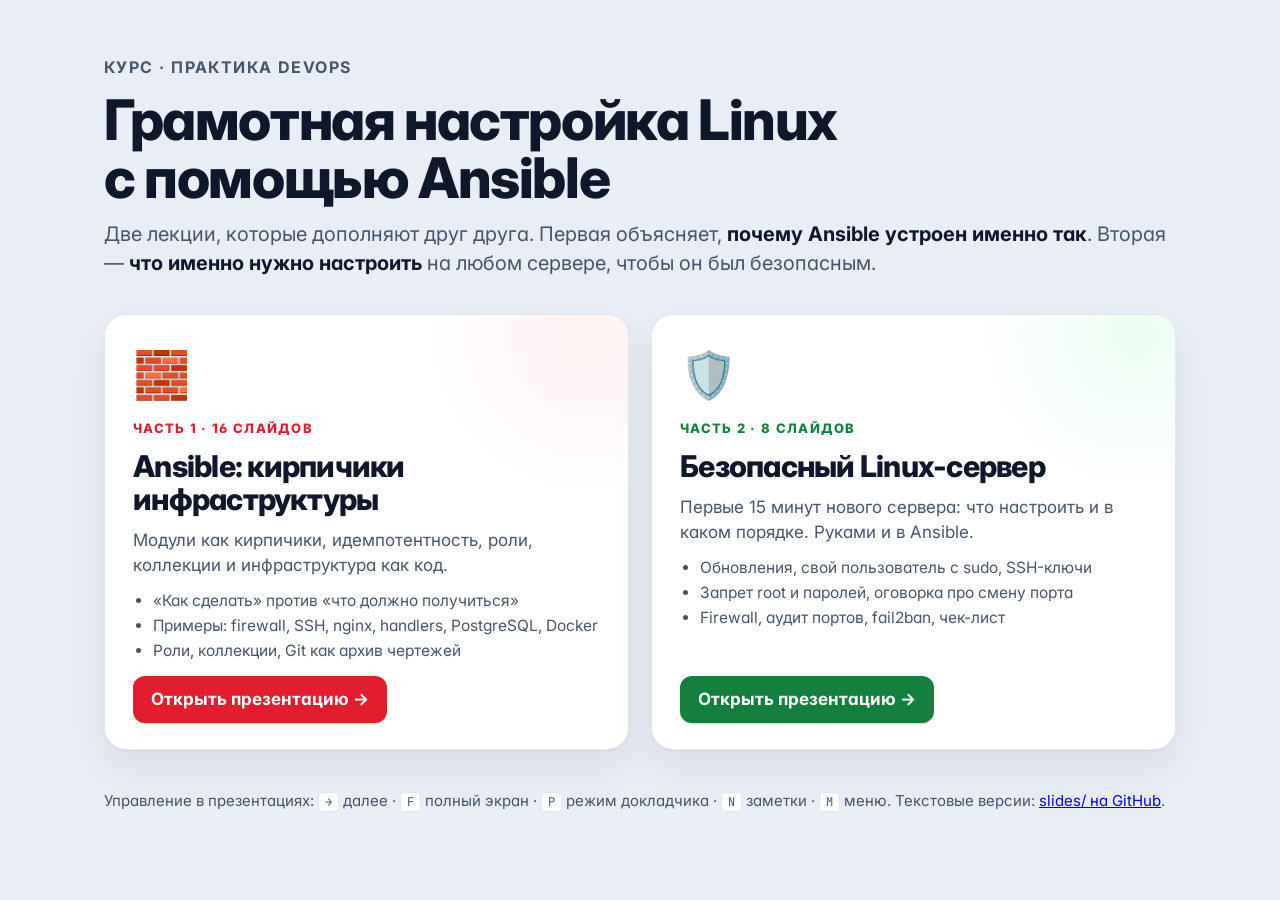
<file: index.html>
<!doctype html>
<html lang="ru">
<head>
<meta charset="utf-8">
<meta name="viewport" content="width=device-width, initial-scale=1">
<meta name="color-scheme" content="only light">
<meta name="description" content="Курс: грамотная настройка Linux-серверов с Ansible. Часть 1 — Ansible: кирпичики инфраструктуры. Часть 2 — безопасный Linux-сервер.">
<title>Linux + Ansible: курс</title>
<script>
  /* старые ссылки вида /#5 вели прямо в презентацию по Ansible */
  if (/^#\d+$/.test(location.hash)) location.replace("ansible/" + location.hash);
</script>
<link rel="icon" href="data:image/svg+xml,%3Csvg xmlns='http://www.w3.org/2000/svg' viewBox='0 0 64 64'%3E%3Crect x='6' y='10' width='52' height='44' rx='10' fill='%230f172a'/%3E%3Cpath d='m18 26 8 6-8 6M30 40h14' stroke='%23fff' stroke-width='4' fill='none' stroke-linecap='round' stroke-linejoin='round'/%3E%3C/svg%3E">
<link rel="preconnect" href="https://fonts.googleapis.com">
<link rel="preconnect" href="https://fonts.gstatic.com" crossorigin>
<link href="https://fonts.googleapis.com/css2?family=Inter:wght@400;500;600;700;800&family=JetBrains+Mono:wght@500;600&display=swap&subset=cyrillic" rel="stylesheet">
<link rel="stylesheet" href="assets/deck.css">
<style>body { overflow: auto; }</style>
</head>
<body>
<main class="hub">
  <div class="kicker" style="--dom:#475569">Курс · практика DevOps</div>
  <h1 style="margin-top:12px">Грамотная настройка Linux<br>с помощью Ansible</h1>
  <p class="lede">Две лекции, которые дополняют друг друга. Первая объясняет, <b>почему Ansible устроен именно так</b>. Вторая — <b>что именно нужно настроить</b> на любом сервере, чтобы он был безопасным.</p>

  <div class="parts">
    <a class="part" href="ansible/" style="--dom:#e11d2e;--dom-soft:#fff1f2;--dom-line:#fecdd3">
      <span class="big">🧱</span>
      <span class="pk">Часть 1 · 16 слайдов</span>
      <h2>Ansible: кирпичики инфраструктуры</h2>
      <p>Модули как кирпичики, идемпотентность, роли, коллекции и инфраструктура как код.</p>
      <ul>
        <li>«Как сделать» против «что должно получиться»</li>
        <li>Примеры: firewall, SSH, nginx, handlers, PostgreSQL, Docker</li>
        <li>Роли, коллекции, Git как архив чертежей</li>
      </ul>
      <span class="go"><span class="btn acc" style="--accent:#e11d2e">Открыть презентацию →</span></span>
    </a>
    <a class="part" href="linux/" style="--dom:#15803d;--dom-soft:#ecfdf3;--dom-line:#bbf7d0">
      <span class="big">🛡️</span>
      <span class="pk">Часть 2 · 8 слайдов</span>
      <h2>Безопасный Linux-сервер</h2>
      <p>Первые 15 минут нового сервера: что настроить и в каком порядке. Руками и в Ansible.</p>
      <ul>
        <li>Обновления, свой пользователь с sudo, SSH-ключи</li>
        <li>Запрет root и паролей, оговорка про смену порта</li>
        <li>Firewall, аудит портов, fail2ban, чек-лист</li>
      </ul>
      <span class="go"><span class="btn acc" style="background:#15803d">Открыть презентацию →</span></span>
    </a>
  </div>

  <footer>
    Управление в презентациях: <kbd>→</kbd> далее · <kbd>F</kbd> полный экран · <kbd>P</kbd> режим докладчика · <kbd>N</kbd> заметки · <kbd>M</kbd> меню.
    Текстовые версии: <a href="https://github.com/ftonita/ansible-linux-practice/tree/claude/gifted-gates-hj4v3p/slides">slides/ на GitHub</a>.
  </footer>
</main>
</body>
</html>
</file>
<file: assets/deck.css>
/* ==========================================================
   Ansible lecture deck — light-only design system
   Canvas: 1600×900 (16:9), scaled to fit; flow layout on phones
   ========================================================== */
:root {
  color-scheme: only light;
  --bg: #e9edf5;
  --slide: #ffffff;
  --ink: #0f172a;
  --ink2: #475569;
  --mut: #64748b;
  --line: #e2e8f0;
  --soft: #f6f8fc;

  --accent: #e11d2e;
  --accent-soft: #fff1f2;
  --accent-line: #fecdd3;

  /* domain palettes: strong / soft background / border */
  --pg: #2f6aa3;   --pg-soft: #eaf2fb;  --pg-line: #b9d3ee;
  --ng: #0e8a4f;   --ng-soft: #e7f7ee;  --ng-line: #b3e2c8;
  --dk: #1d63ed;   --dk-soft: #ebf1fe;  --dk-line: #bcd0fb;
  --us: #b45309;   --us-soft: #fef5e7;  --us-line: #f6d9a8;
  --fw: #c2410c;   --fw-soft: #fff1ea;  --fw-line: #fbc9ae;
  --id: #7c3aed;   --id-soft: #f3eeff;  --id-line: #d8c7fb;
  --gr: #0f766e;   --gr-soft: #e6f6f4;  --gr-line: #a9ded7;

  --dom: var(--accent); --dom-soft: var(--accent-soft); --dom-line: var(--accent-line);

  --sans: "Inter", system-ui, -apple-system, "Segoe UI", Roboto, Arial, sans-serif;
  --mono: "JetBrains Mono", ui-monospace, SFMono-Regular, Menlo, Consolas, monospace;
}
.theme-green { --accent: #15803d; --accent-soft: #ecfdf3; --accent-line: #bbf7d0; }
.theme-green .btn.acc:hover { background: #166534; }
.dom-pg { --dom: var(--pg); --dom-soft: var(--pg-soft); --dom-line: var(--pg-line); }
.dom-ng { --dom: var(--ng); --dom-soft: var(--ng-soft); --dom-line: var(--ng-line); }
.dom-dk { --dom: var(--dk); --dom-soft: var(--dk-soft); --dom-line: var(--dk-line); }
.dom-us { --dom: var(--us); --dom-soft: var(--us-soft); --dom-line: var(--us-line); }
.dom-fw { --dom: var(--fw); --dom-soft: var(--fw-soft); --dom-line: var(--fw-line); }
.dom-id { --dom: var(--id); --dom-soft: var(--id-soft); --dom-line: var(--id-line); }
.dom-gr { --dom: var(--gr); --dom-soft: var(--gr-soft); --dom-line: var(--gr-line); }

* { box-sizing: border-box; }
html, body { margin: 0; height: 100%; }
body {
  background: var(--bg); color: var(--ink);
  font-family: var(--sans); font-size: 22px; line-height: 1.45;
  -webkit-font-smoothing: antialiased; overflow: hidden;
  font-feature-settings: "cv11", "ss01";
}
code, pre { font-family: var(--mono); }
button { font: inherit; color: inherit; cursor: pointer; }
:focus-visible { outline: 3px solid var(--dk); outline-offset: 3px; border-radius: 6px; }
.noscript { padding: 40px; font-size: 18px; }
.md-only { display: none !important; }

/* ---------- stage & slides ---------- */
.stage { position: fixed; inset: 0; overflow: hidden; }
.deck {
  position: absolute; left: 50%; top: 50%; width: 1600px; height: 900px;
  transform: translate(-50%, -50%) scale(var(--s, 1));
}
.deck > section {
  position: absolute; inset: 0; overflow: hidden;
  background: var(--slide); border-radius: 22px;
  box-shadow: 0 1px 2px rgba(15,23,42,.06), 0 24px 64px rgba(15,23,42,.10);
  padding: 54px 72px 56px;
  display: flex; flex-direction: column;
  opacity: 0; visibility: hidden; transition: opacity .35s ease, visibility .35s;
}
.deck > section.on { opacity: 1; visibility: visible; }
.deck > section::before {           /* soft decorative glow */
  content: ""; position: absolute; right: -220px; top: -260px; width: 640px; height: 640px;
  background: radial-gradient(closest-side, var(--dom-soft), transparent); pointer-events: none; z-index: 0;
}
.deck > section > * { position: relative; z-index: 1; }
.deck > section > .hint { position: absolute; }
.deck > section > aside.notes { display: none; }

/* ---------- slide header ---------- */
.sh { margin-bottom: 26px; flex: none; }
.kicker {
  display: flex; align-items: center; gap: 12px;
  font-size: 16px; font-weight: 700; letter-spacing: .09em; text-transform: uppercase; color: var(--dom);
}
.kicker .n {
  background: var(--dom-soft); border: 1px solid var(--dom-line); color: var(--dom);
  border-radius: 8px; padding: 4px 9px; font-variant-numeric: tabular-nums; letter-spacing: .02em;
}
h1, h2 { margin: 0; letter-spacing: -.025em; font-weight: 800; }
h1 { font-size: 70px; line-height: 1.04; }
h2 { font-size: 46px; line-height: 1.1; margin-top: 14px; }
h3 { margin: 0 0 6px; font-size: 22px; letter-spacing: -.01em; }
.lede { font-size: 23px; color: var(--ink2); margin: 12px 0 0; max-width: 1220px; }
.lede b, .lede strong { color: var(--ink); }
.body { flex: 1; min-height: 0; display: flex; gap: 34px; }
.col { display: flex; flex-direction: column; gap: 18px; min-width: 0; }
.split > .l { flex: 0 0 51%; min-width: 0; display: flex; flex-direction: column; gap: 14px; }
.split.n44 > .l { flex-basis: 44%; }
.body.center { align-items: center; }
.body.center-v { justify-content: center; gap: 0; }
.split > .r { flex: 1; min-width: 0; display: flex; flex-direction: column; gap: 14px; }
.grow { flex: 1; min-height: 0; }
.muted { color: var(--ink2); }
.small { font-size: 17px; }
.hint {
  position: absolute; left: 72px; bottom: 20px; font-size: 14px; color: var(--mut);
  display: flex; gap: 8px; align-items: center;
}
.hint kbd, kbd {
  font-family: var(--mono); font-size: 12px; background: #fff; border: 1px solid var(--line);
  border-bottom-width: 2px; border-radius: 5px; padding: 1px 6px; color: var(--ink2);
}
code.i {
  white-space: nowrap;
  background: var(--soft); border: 1px solid var(--line); border-radius: 6px;
  padding: .05em .35em; font-size: .86em; color: var(--ink);
}

/* ---------- code panel ---------- */
.code {
  background: #fbfcfe; border: 1px solid var(--line); border-radius: 16px; overflow: hidden;
  display: flex; flex-direction: column; min-height: 0;
  box-shadow: 0 1px 2px rgba(15,23,42,.04);
}
.code.grow { flex: 1; }
.code .ct {
  display: flex; align-items: center; gap: 10px; padding: 9px 16px; flex: none;
  background: #f3f5fa; border-bottom: 1px solid var(--line);
  font: 500 14px/1.2 var(--mono); color: var(--ink2);
}
.code .ct i { width: 10px; height: 10px; border-radius: 50%; background: #e3e7ef; display: inline-block; }
.code .ct i:nth-child(1) { background: #ffb4b4; } .code .ct i:nth-child(2) { background: #ffe0a3; } .code .ct i:nth-child(3) { background: #b9e7c2; }
.code .ct span { margin-left: 6px; }
.code .ct .lang { margin-left: auto; font-size: 12px; text-transform: uppercase; letter-spacing: .08em; color: var(--mut); }
.code pre {
  margin: 0; padding: 14px 0; flex: 1; overflow: auto;
  font-size: 18.5px; line-height: 1.5; tab-size: 2; color: #1e293b;
}
.code.sm pre { font-size: 16.5px; line-height: 1.45; }
.code.xs pre { font-size: 15px; line-height: 1.42; }
.code.lg pre { font-size: 20.5px; }
.blk {
  display: block; padding: 0 20px 0 17px; border-left: 3px solid transparent;
  transition: background .2s, opacity .25s, border-color .2s;
}
.blk[data-k] { cursor: pointer; }
.gap { display: block; height: .55em; }
.blk.hot { background: var(--dom-soft); border-left-color: var(--dom); }
section.focusing .blk[data-k]:not(.hot) { opacity: .32; }
/* syntax (light) */
.t-key { color: #0b57a4; }
.t-mod { color: #c8102e; font-weight: 600; }
.t-str { color: #0a7a46; }
.t-jin { color: #6d28d9; background: #f3eeff; border-radius: 4px; }
.t-com { color: #8a94a6; font-style: italic; }
.t-lit { color: #b4530a; }
.t-p   { color: #94a3b8; }
.t-cmd { color: #0f172a; font-weight: 600; }
.t-dir { color: #0b57a4; font-weight: 600; }
.t-bad { background: #fff1f2; }

/* ---------- entities & frames ---------- */
.ent {
  display: flex; gap: 14px; align-items: flex-start; text-align: left;
  background: #fff; border: 1.5px solid var(--line); border-radius: 14px; padding: 12px 16px;
  transition: opacity .25s, border-color .2s, box-shadow .2s, transform .2s;
}
.ent[data-k] { cursor: pointer; }
.ei {
  flex: none; width: 44px; height: 44px; border-radius: 12px; display: grid; place-items: center;
  font-size: 24px; background: var(--dom-soft); border: 1px solid var(--dom-line);
}
.et { font-weight: 700; font-size: 19px; line-height: 1.25; }
.et code { font-size: .92em; color: var(--dom); }
.ed { font-size: 16px; color: var(--ink2); margin-top: 2px; line-height: 1.38; }
.frame {
  border: 2px dashed var(--dom-line); border-radius: 18px; padding: 14px 16px 16px;
  background: color-mix(in srgb, var(--dom-soft) 45%, #fff);
  display: flex; flex-direction: column; gap: 12px;
  transition: opacity .25s, border-color .2s, box-shadow .2s;
}
.frame.solid { border-style: solid; }
.flabel { display: flex; align-items: baseline; gap: 10px; font-weight: 800; font-size: 18px; color: var(--dom); }
.flabel small { font-weight: 500; color: var(--ink2); font-size: 15px; }
[data-k].hot.ent, [data-k].hot.frame, [data-k].hot.chip-ent {
  border-color: var(--dom); box-shadow: 0 0 0 4px var(--dom-soft), 0 10px 24px rgba(15,23,42,.08);
}
[data-k].hot.ent { transform: translateY(-2px); }
section.focusing .viz [data-k]:not(.hot):not(:has(.hot)) { opacity: .32; }
.link {
  display: flex; align-items: center; justify-content: center; gap: 8px;
  color: var(--mut); font-size: 15px; font-weight: 600; margin: -2px 0;
}
.link::before, .link::after { content: ""; height: 2px; width: 34px; background: var(--line); border-radius: 2px; }
.tag {
  display: inline-flex; align-items: center; gap: 6px; font-size: 14px; font-weight: 600;
  padding: 3px 10px; border-radius: 99px; background: var(--dom-soft); color: var(--dom); border: 1px solid var(--dom-line);
}

/* ---------- analogy / callouts ---------- */
.analogy {
  display: flex; gap: 14px; align-items: flex-start;
  background: #fffaeb; border: 1px solid #f7e2a6; border-radius: 14px; padding: 12px 16px;
  font-size: 18px; color: #3f3a2a;
}
.analogy .ai { font-size: 24px; line-height: 1.2; flex: none; }
.analogy .al { display: block; font-size: 12px; font-weight: 800; letter-spacing: .12em; text-transform: uppercase; color: #a16207; margin-bottom: 1px; }
.analogy b { color: #1f1a0a; }
.callout {
  border-left: 4px solid var(--dom); background: var(--dom-soft); border-radius: 10px;
  padding: 12px 18px; font-size: 19px;
}
.card {
  background: #fff; border: 1px solid var(--line); border-radius: 18px; padding: 20px 22px;
  box-shadow: 0 1px 2px rgba(15,23,42,.04);
}
.grid { display: grid; gap: 16px; }
.g2 { grid-template-columns: repeat(2, minmax(0,1fr)); }
.g3 { grid-template-columns: repeat(3, minmax(0,1fr)); }
.g4 { grid-template-columns: repeat(4, minmax(0,1fr)); }

.btn {
  display: inline-flex; align-items: center; gap: 8px; border: 0; border-radius: 12px;
  padding: 11px 18px; font-weight: 700; font-size: 17px; background: var(--ink); color: #fff;
  transition: transform .1s, background .2s, box-shadow .2s; box-shadow: 0 1px 2px rgba(15,23,42,.2);
}
.btn:hover { background: #1e293b; }
.btn:active { transform: scale(.97); }
.btn.acc { background: var(--accent); } .btn.acc:hover { background: #c81627; }
.btn.ghost { background: #fff; color: var(--ink); border: 1px solid var(--line); box-shadow: none; }
.btn.ghost:hover { background: var(--soft); }
.btn.sm { padding: 7px 12px; font-size: 15px; border-radius: 10px; }
.status {
  display: inline-flex; align-items: center; gap: 6px; font: 700 14px/1 var(--mono);
  padding: 5px 10px; border-radius: 8px; border: 1px solid transparent;
}
.st-ok { color: #0e7a43; background: #e7f7ee; border-color: #b3e2c8; }
.st-ch { color: #9a5b00; background: #fff4d6; border-color: #f4d58a; }
.st-no { color: var(--mut); background: var(--soft); border-color: var(--line); }

/* ---------- slide 1 hero ---------- */
.hero { display: grid; grid-template-columns: 1.05fr .95fr; gap: 40px; align-items: center; flex: 1; }
.hero h1 em { font-style: normal; color: var(--accent); }
.hero .lede { font-size: 25px; max-width: 760px; }
.agenda { display: flex; flex-wrap: wrap; gap: 10px; margin-top: 34px; }
.agenda span {
  font-size: 16px; font-weight: 600; padding: 8px 14px; border-radius: 99px;
  background: #fff; border: 1px solid var(--line); color: var(--ink2);
}
.agenda span b { color: var(--accent); margin-right: 6px; font-variant-numeric: tabular-nums; }
.house { display: flex; flex-direction: column; align-items: center; }
.roof { width: 100%; max-width: 640px; height: 150px; position: relative; }
.roof svg { width: 100%; height: 100%; display: block; }
.roof .rl {
  position: absolute; left: 0; right: 0; top: 76px; text-align: center;
  font: 700 18px var(--mono); color: var(--accent);
}
.wall { display: flex; flex-direction: column; gap: 8px; width: 92%; max-width: 590px; }
.row { display: flex; gap: 8px; }
.row:nth-child(even) { padding-left: 34px; }
.row:nth-child(odd) { padding-right: 34px; }
.brick {
  flex: 1; height: 50px; border-radius: 9px; display: grid; place-items: center;
  font: 600 15px var(--mono); background: var(--dom-soft); color: var(--dom); border: 1.5px solid var(--dom-line);
  box-shadow: inset 0 -3px 0 rgba(15,23,42,.05);
}
.found {
  width: 100%; max-width: 640px; margin-top: 10px; padding: 12px; border-radius: 12px;
  background: #f1f5f9; border: 1.5px solid var(--line); text-align: center;
  font: 600 15px var(--mono); color: var(--ink2);
}
section.on .brick { animation: drop .5s cubic-bezier(.2,.9,.3,1.2) both; animation-delay: calc(var(--d) * 70ms + 150ms); }
@keyframes drop { from { opacity: 0; transform: translateY(-36px); } to { opacity: 1; transform: none; } }

/* ---------- slide 2 compare ---------- */
.versus { display: grid; grid-template-columns: 1fr 80px 1fr; gap: 0; align-items: stretch; }
.versus .vs { display: grid; place-items: center; font-weight: 800; color: var(--mut); font-size: 20px; }
.vcard { border-radius: 20px; padding: 28px 30px; border: 1.5px solid var(--line); background: #fff; }
.vcard.bad { background: #fffafa; border-color: #fbd5d8; }
.vcard.good { background: #f6fdf9; border-color: #b3e2c8; }
.vcard .vh { display: flex; gap: 14px; align-items: center; margin-bottom: 12px; }
.vcard .vh .big { font-size: 46px; line-height: 1; }
.vcard .vh h3 { font-size: 26px; margin: 0; }
.vcard .vh small { display: block; color: var(--ink2); font-size: 16px; font-weight: 500; }
ul.ticks { list-style: none; padding: 0; margin: 0; display: flex; flex-direction: column; gap: 12px; font-size: 21px; }
.dual ul.ticks { font-size: 18.5px; gap: 8px; }
ul.ticks li { display: flex; gap: 12px; align-items: flex-start; }
ul.ticks li::before { content: "✕"; flex: none; width: 26px; height: 26px; border-radius: 8px; display: grid; place-items: center; font-size: 14px; font-weight: 800; background: #ffe4e6; color: #be123c; margin-top: 1px; }
ul.ticks.good li::before, .good ul.ticks li::before { content: "✓"; background: #dcfce7; color: #15803d; }
.punch {
  margin-top: 34px; font-size: 28px; font-weight: 700; text-align: center; letter-spacing: -.01em;
}
.punch em { font-style: normal; color: var(--accent); }
.recap { display: flex; gap: 10px; align-items: center; flex-wrap: wrap; font-size: 16px; color: var(--ink2); margin-top: 14px; }
.recap .tag { --dom: #475569; --dom-soft: #f1f5f9; --dom-line: #e2e8f0; }

/* ---------- slide 3 ---------- */
.dual { display: grid; grid-template-columns: minmax(0,1fr) minmax(0,1fr); gap: 26px; flex: 1; min-height: 0; }
.dual > div { display: grid; grid-template-rows: auto 1fr auto; gap: 14px; min-height: 0; align-content: start; }
.dual { align-items: stretch; flex: none; }
.mode { display: flex; align-items: center; gap: 14px; }
.mode .mi { font-size: 34px; }
.mode b { font-size: 24px; display: block; line-height: 1.15; }
.mode span { color: var(--ink2); font-size: 17px; }
.verdict { font-size: 18px; color: var(--ink2); display: flex; gap: 10px; align-items: flex-start; }
.verdict::before { content: "→"; color: var(--dom); font-weight: 800; }

/* ---------- slide 4 module pipeline ---------- */
.pipe { display: flex; flex-direction: column; gap: 12px; }
.pipe .io { display: flex; gap: 12px; align-items: center; }
.box-mod {
  border: 2px solid var(--dom); border-radius: 18px; padding: 16px 18px; background: #fff; position: relative;
}
.box-mod .bl {
  position: absolute; top: -13px; left: 18px; background: #fff; padding: 0 8px;
  font: 700 14px var(--mono); color: var(--dom);
}
.steps3 { display: grid; grid-template-columns: repeat(3, 1fr); gap: 10px; }
.steps3 div { background: var(--dom-soft); border-radius: 12px; padding: 10px 12px; font-size: 16px; }
.steps3 b { display: block; font-size: 17px; }
.steps3 i { font-style: normal; color: var(--dom); font-weight: 800; margin-right: 4px; }
.arrow-d { text-align: center; color: var(--mut); font-size: 22px; line-height: 1; }
.outs { display: flex; gap: 10px; flex-wrap: wrap; }

/* ---------- slide 5 idempotency ---------- */
.anal3 { display: grid; grid-template-columns: repeat(3, 1fr); gap: 14px; }
.acard { background: #fff; border: 1px solid var(--line); border-radius: 16px; padding: 14px 16px; display: flex; flex-direction: column; gap: 6px; }
.acard .ah { display: flex; gap: 10px; align-items: center; font-weight: 700; font-size: 19px; }
.acard .ah span:first-child { font-size: 28px; }
.acard p { margin: 0; font-size: 16px; color: var(--ink2); }
.bulb-row { display: flex; align-items: center; gap: 10px; margin-top: 4px; flex-wrap: wrap; }
.bulb {
  width: 34px; height: 34px; border-radius: 50%; background: #e5e7eb; display: grid; place-items: center; font-size: 18px;
  transition: background .2s, box-shadow .2s;
}
.bulb.on { background: #fde68a; box-shadow: 0 0 0 6px #fef3c7, 0 0 22px #fcd34d; }
.race { display: grid; grid-template-columns: minmax(0,1fr) minmax(0,1fr); gap: 18px; flex: 1; min-height: 0; }
.lane { display: flex; flex-direction: column; gap: 10px; min-height: 0; }
.lane .lh { display: flex; justify-content: space-between; align-items: center; }
.lane .lh b { font-size: 19px; }
.file {
  border: 1px solid var(--line); border-radius: 12px; background: #fff; overflow: hidden; flex: 1; min-height: 0;
  display: flex; flex-direction: column;
}
.file .fh { font: 500 13px var(--mono); color: var(--ink2); background: #f3f5fa; padding: 6px 12px; border-bottom: 1px solid var(--line); }
.file pre { margin: 0; padding: 8px 12px; font-size: 15px; line-height: 1.5; overflow: auto; flex: 1; }
.file pre .new { background: #fff4d6; animation: flash 1s ease; }
.file pre .dup { background: #ffe4e6; color: #9f1239; }
@keyframes flash { from { background: #fde68a; } }
.ctl { display: flex; gap: 10px; align-items: center; flex-wrap: wrap; }
.runs { font-size: 15px; color: var(--ink2); }

/* ---------- slide 6 catalog ---------- */
.cats { display: grid; grid-template-columns: repeat(4, 1fr); gap: 12px; }
.cat {
  text-align: left; background: #fff; border: 1.5px solid var(--line); border-radius: 16px; padding: 14px 14px 12px;
  display: flex; flex-direction: column; gap: 8px; transition: border-color .2s, box-shadow .2s, transform .15s;
}
.cat:hover { border-color: var(--dom-line); transform: translateY(-2px); }
.cat[aria-pressed="true"] { border-color: var(--dom); box-shadow: 0 0 0 4px var(--dom-soft); }
.cat .ch { display: flex; gap: 10px; align-items: center; font-weight: 700; font-size: 18px; }
.cat .ch span { font-size: 24px; }
.chips { display: flex; flex-wrap: wrap; gap: 6px; }
.chips code { font-size: 12.5px; padding: 3px 7px; border-radius: 7px; background: var(--dom-soft); color: var(--dom); border: 1px solid var(--dom-line); }
.catalog-out { display: grid; grid-template-columns: 1.15fr .85fr; gap: 18px; flex: 1; min-height: 0; }
.big-num { display: flex; flex-direction: column; justify-content: center; gap: 10px; }
.big-num .n { font-size: 64px; font-weight: 800; letter-spacing: -.03em; color: var(--accent); line-height: 1; }

/* ---------- example visuals ---------- */
.viz { display: flex; flex-direction: column; gap: 12px; flex: 1; min-height: 0; }
.fence { display: grid; grid-template-columns: repeat(6, 1fr); gap: 8px; }
.gate {
  border-radius: 12px; padding: 8px 6px; text-align: center; font-size: 14px; border: 1.5px solid var(--line);
  background: #fff; transition: opacity .25s, border-color .2s, box-shadow .2s;
}
.gate b { display: block; font: 700 18px var(--mono); }
.gate.open { background: #ecfdf3; border-color: #9fdfbc; color: #0e7a43; }
.gate.shut { background: #f8fafc; color: var(--mut); }
.gate-wrap { border-radius: 14px; padding: 10px; transition: opacity .25s, box-shadow .2s; border: 1.5px solid transparent; }
.gate-wrap.hot { border-color: var(--dom); box-shadow: 0 0 0 4px var(--dom-soft); }
.pkgs { display: flex; gap: 8px; flex-wrap: wrap; margin-top: 6px; }
.pkgs code { font-size: 14px; padding: 3px 9px; border-radius: 7px; background: var(--soft); border: 1px solid var(--line); }
.tpl-flow { display: grid; grid-template-columns: 1fr 34px 1fr; gap: 6px; align-items: stretch; }
.tpl-flow .arr { display: grid; place-items: center; color: var(--mut); font-size: 22px; font-weight: 800; }
.mini { border: 1.5px solid var(--line); border-radius: 12px; background: #fff; overflow: hidden; transition: opacity .25s, border-color .2s, box-shadow .2s; }
.mini .mh { font: 600 12.5px var(--mono); padding: 5px 10px; background: #f3f5fa; border-bottom: 1px solid var(--line); color: var(--ink2); }
.mini pre { margin: 0; padding: 8px 10px; font-size: 13.5px; line-height: 1.45; white-space: pre; overflow: hidden; }
.mini.hot { border-color: var(--dom); box-shadow: 0 0 0 4px var(--dom-soft); }
.hl-v { background: #e7f7ee; color: #0e7a43; border-radius: 4px; font-weight: 700; }
.flowline { display: flex; align-items: center; gap: 8px; flex-wrap: wrap; font-size: 15.5px; }
.flowline .q { padding: 5px 10px; border-radius: 9px; background: #fff; border: 1px solid var(--line); }
.flowline .y { background: #e7f7ee; border-color: #b3e2c8; color: #0e7a43; font-weight: 600; }
.flowline .nn { background: var(--soft); color: var(--mut); }
.flowline .ar { color: var(--mut); font-weight: 800; }

/* ---------- handlers timing ---------- */
.hbar { display: flex; gap: 8px; align-items: center; flex-wrap: wrap; }
.hbar .seg { margin-right: auto; }
.hstate { display: flex; gap: 8px; flex-wrap: wrap; }
.hstate span { font-size: 14px; padding: 5px 10px; border-radius: 9px; background: var(--soft); border: 1px solid var(--line); color: var(--ink2); }
.hstate span b { color: var(--ink); }
.hstate .warn { background: #fff4d6; border-color: #f4d58a; }
.hstate .good { background: #e7f7ee; border-color: #b3e2c8; }
#hLog { font-size: 14.5px; min-height: 0; }
#hLog .h { color: #6d28d9; font-weight: 700; }
#hLog .ok { color: #0e7a43; font-weight: 700; }
#hLog .ch { color: #9a5b00; font-weight: 700; }
#hLog .fail { color: #be123c; font-weight: 700; }
#hLog .dim { color: var(--mut); }
#hLog .note { display: inline-block; white-space: normal; font-family: var(--sans); font-size: 14.5px; color: var(--ink); background: var(--soft); border-radius: 8px; padding: 4px 8px; margin-top: 4px; }
.hrules { display: grid; grid-template-columns: repeat(4, minmax(0,1fr)); gap: 10px; margin-top: 14px; flex: none; }
.hrules .ent { padding: 9px 12px; gap: 10px; }
.hrules .ei { width: 34px; height: 34px; font-size: 18px; border-radius: 10px; }
.hrules .et { font-size: 16px; }
.hrules .ed { font-size: 14px; }
#hLog { min-height: 120px; font-size: 14px; line-height: 1.45; }
.code pre .blk.scn-off { opacity: .3; }
body.flow .hrules { grid-template-columns: 1fr; }

/* ---------- roles house ---------- */
.rhouse { display: flex; flex-direction: column; align-items: stretch; gap: 8px; }
.rhouse .rroof { height: 92px; position: relative; }
.rhouse .rroof svg { width: 100%; height: 100%; display: block; }
.rhouse .rroof span { position: absolute; left: 0; right: 0; top: 46px; text-align: center; font: 700 17px var(--mono); color: var(--accent); }
.rrow { display: flex; gap: 8px; }
.rb {
  flex: 1; border-radius: 12px; padding: 10px 12px; border: 1.5px solid var(--dom-line); background: var(--dom-soft);
  display: flex; flex-direction: column; gap: 2px; transition: opacity .3s, box-shadow .2s, filter .3s;
}
.rb b { font: 700 16.5px var(--mono); color: var(--dom); }
.rb span { font-size: 14px; color: var(--ink2); }
.rb.off { opacity: .22; filter: grayscale(1); }
.rb.on { box-shadow: 0 0 0 3px var(--dom-soft), 0 6px 16px rgba(15,23,42,.08); border-color: var(--dom); }
.seg { display: inline-flex; background: var(--soft); border: 1px solid var(--line); border-radius: 12px; padding: 4px; gap: 4px; }
.seg button { border: 0; background: transparent; border-radius: 9px; padding: 7px 14px; font-weight: 700; font-size: 15px; color: var(--ink2); }
.seg button[aria-pressed="true"] { background: #fff; color: var(--ink); box-shadow: 0 1px 3px rgba(15,23,42,.12); }

/* ---------- collections ---------- */
.fqcn { display: flex; align-items: flex-start; justify-content: center; gap: 4px; font-family: var(--mono); }
.fqcn .part { display: flex; flex-direction: column; align-items: center; gap: 8px; }
.fqcn .part > code {
  font-size: 30px; font-weight: 700; padding: 8px 14px; border-radius: 12px; border: 2px solid var(--dom-line); background: var(--dom-soft); color: var(--dom);
}
.fqcn .dot { font-size: 34px; font-weight: 800; color: var(--mut); padding-top: 6px; }
.fqcn .part small { font-family: var(--sans); font-size: 15px; color: var(--ink2); text-align: center; max-width: 220px; line-height: 1.3; }
.fqcn .part small b { display: block; color: var(--ink); font-size: 16px; }
.shelf { display: grid; grid-template-columns: repeat(2, 1fr); gap: 10px; }
.shelf .ent { padding: 10px 12px; }
.shelf .ent .ei { width: 38px; height: 38px; font-size: 20px; }
.shelf .et { font-size: 16px; font-family: var(--mono); }
.shelf .ed { font-size: 14px; }
.shelf .inbox { position: absolute; right: 10px; top: 8px; }

/* ---------- IaC ---------- */
.pairs { display: flex; flex-direction: column; gap: 12px; }
.pair { display: grid; grid-template-columns: 54px 1fr; gap: 14px; align-items: center; background: #fff; border: 1px solid var(--line); border-radius: 16px; padding: 12px 16px; }
.pair .pi { font-size: 30px; width: 54px; height: 54px; border-radius: 14px; background: var(--dom-soft); display: grid; place-items: center; }
.pair b { font-size: 19px; display: block; }
.pair span { font-size: 16px; color: var(--ink2); }
.fire { display: flex; flex-direction: column; gap: 14px; }
.track { display: flex; flex-direction: column; gap: 8px; background: #fff; border: 1px solid var(--line); border-radius: 16px; padding: 14px 16px; }
.track .th { display: flex; justify-content: space-between; align-items: baseline; font-weight: 700; font-size: 18px; }
.track .th span { font: 700 16px var(--mono); }
.bar2 { height: 12px; border-radius: 99px; background: var(--soft); overflow: hidden; border: 1px solid var(--line); }
.bar2 i { display: block; height: 100%; width: 0; border-radius: 99px; }
.track.manual .bar2 i { background: linear-gradient(90deg, #fb923c, #ef4444); }
.track.iac .bar2 i { background: linear-gradient(90deg, #34d399, #059669); }
.tsteps { display: flex; flex-wrap: wrap; gap: 6px; min-height: 30px; }
.tsteps span { font-size: 14px; padding: 4px 9px; border-radius: 8px; background: var(--soft); border: 1px solid var(--line); animation: pop .3s both; }
@keyframes pop { from { opacity: 0; transform: scale(.9); } }

/* ---------- summary ---------- */
.ladder { display: grid; grid-template-columns: repeat(6, 1fr); gap: 10px; position: relative; }
.rung { background: #fff; border: 1.5px solid var(--line); border-radius: 16px; padding: 14px 12px; text-align: center; position: relative; }
.rung .ri { font-size: 30px; }
.rung b { display: block; font-size: 18px; margin-top: 4px; }
.rung span { display: block; font-size: 14.5px; color: var(--ink2); margin-top: 2px; }
.rung:not(:last-child)::after { content: "›"; position: absolute; right: -11px; top: 50%; transform: translateY(-50%); font-size: 26px; color: var(--mut); font-weight: 800; z-index: 2; }
.rung.final { border-color: var(--accent); background: var(--accent-soft); }
.qa { display: grid; grid-template-columns: repeat(3, 1fr); gap: 14px; }
.flip {
  text-align: left; background: #fff; border: 1.5px dashed var(--line); border-radius: 16px; padding: 14px 16px; min-height: 150px;
  display: flex; flex-direction: column; gap: 8px; transition: border-color .2s, background .2s;
}
.flip .q { font-weight: 700; font-size: 18px; }
.flip .a { font-size: 16px; color: var(--ink2); display: none; }
.flip .tap { margin-top: auto; font-size: 13.5px; color: var(--mut); }
.flip[aria-expanded="true"] { border-style: solid; border-color: var(--gr); background: var(--gr-soft); }
.flip[aria-expanded="true"] .a { display: block; }
.flip[aria-expanded="true"] .tap { display: none; }
.thanks { text-align: center; font-size: 30px; font-weight: 800; margin-top: auto; }

/* ---------- chrome: progress, controls, menu, notes ---------- */
.progress { position: fixed; left: 0; right: 0; bottom: 0; height: 4px; background: rgba(15,23,42,.06); z-index: 20; }
.progress i { display: block; height: 100%; width: 0; background: var(--accent); transition: width .3s ease; }
.controls {
  position: fixed; right: 18px; bottom: 16px; z-index: 30; display: flex; align-items: center; gap: 4px;
  background: rgba(255,255,255,.94); border: 1px solid var(--line); border-radius: 14px; padding: 5px;
  box-shadow: 0 8px 24px rgba(15,23,42,.12); backdrop-filter: blur(8px);
  transition: opacity .3s, transform .3s;
}
body.idle .controls { opacity: 0; transform: translateY(8px); pointer-events: none; }
.controls button {
  border: 0; background: transparent; border-radius: 10px; min-width: 40px; height: 40px; padding: 0 10px;
  display: grid; place-items: center; font-size: 17px; color: var(--ink2);
}
.controls button:hover { background: var(--soft); color: var(--ink); }
.controls button:disabled { opacity: .35; cursor: default; }
.controls .cnt { font: 600 14px var(--mono); color: var(--ink2); padding: 0 8px; min-width: 76px; text-align: center; font-variant-numeric: tabular-nums; }
.controls .sep { width: 1px; height: 24px; background: var(--line); margin: 0 2px; }
.menu {
  position: fixed; right: 18px; bottom: 74px; z-index: 31; width: 380px; max-height: 70vh; overflow: auto;
  background: #fff; border: 1px solid var(--line); border-radius: 16px; padding: 8px;
  box-shadow: 0 16px 40px rgba(15,23,42,.18); display: none;
}
.menu.open { display: block; }
.menu button {
  display: flex; gap: 12px; width: 100%; text-align: left; border: 0; background: transparent; border-radius: 10px;
  padding: 9px 12px; font-size: 15px; align-items: baseline;
}
.menu button:hover { background: var(--soft); }
.menu button[aria-current="true"] { background: var(--accent-soft); color: var(--accent); font-weight: 700; }
.menu button b { font: 600 13px var(--mono); color: var(--mut); min-width: 22px; }
.menu .mhelp { font-size: 12.5px; color: var(--ink2); padding: 10px 12px 6px; border-top: 1px solid var(--line); margin-top: 6px; line-height: 1.8; }
.notes-panel {
  position: fixed; left: 18px; bottom: 74px; z-index: 29; width: min(760px, calc(100vw - 36px)); max-height: 40vh; overflow: auto;
  background: #fffdf5; border: 1px solid #f7e2a6; border-radius: 16px; padding: 14px 18px; font-size: 16px; line-height: 1.55;
  box-shadow: 0 16px 40px rgba(15,23,42,.14); display: none;
}
.notes-panel.open { display: block; }
.notes-panel h4 { margin: 0 0 6px; font-size: 12px; letter-spacing: .12em; text-transform: uppercase; color: #a16207; }
.notes-panel p { margin: 0 0 8px; }

/* ---------- presenter view ---------- */
body.presenter .stage, body.presenter .controls, body.presenter .progress { display: none; }
.pv { position: fixed; inset: 0; display: grid; grid-template-columns: 1.6fr 1fr; gap: 16px; padding: 16px; background: var(--bg); }
.pv-main, .pv-next { border-radius: 14px; overflow: hidden; background: #fff; border: 1px solid var(--line); position: relative; }
.pv-main { width: 100%; aspect-ratio: 16/9; flex: none; }
.pv iframe { width: 100%; height: 100%; border: 0; display: block; }
.pv-side { display: flex; flex-direction: column; gap: 12px; min-height: 0; }
.pv-next { aspect-ratio: 16/9; flex: none; }
.pv-lbl { font-size: 12px; font-weight: 800; letter-spacing: .12em; text-transform: uppercase; color: var(--ink2); }
.pv-top { display: flex; align-items: center; justify-content: space-between; gap: 10px; }
.pv-timer { font: 700 30px var(--mono); }
.pv-notes { flex: 1; overflow: auto; background: #fffdf5; border: 1px solid #f7e2a6; border-radius: 14px; padding: 14px 18px; font-size: 19px; line-height: 1.55; }
.pv-notes p { margin: 0 0 10px; }
.pv-ctrl { display: flex; gap: 8px; flex-wrap: wrap; }
.pv-info { font: 600 16px var(--mono); color: var(--ink2); }
.pv-left { display: flex; flex-direction: column; gap: 10px; min-height: 0; }
.pv-title { font-size: 22px; font-weight: 800; }

/* embed (iframes in presenter) */
body.embed { background: #fff; }
body.embed .controls, body.embed .progress, body.embed .menu, body.embed .notes-panel { display: none !important; }
body.embed .deck > section { border-radius: 0; box-shadow: none; }

@media (prefers-reduced-motion: reduce) {
  *, *::before, *::after { animation: none !important; transition: none !important; }
}

/* ==========================================================
   FLOW MODE — phones / portrait: no scaling, natural scroll
   ========================================================== */
body.flow { overflow: auto; font-size: 16px; }
body.flow .stage { position: static; overflow: visible; }
body.flow .deck { position: static; transform: none; width: auto; height: auto; }
body.flow .deck > section {
  position: relative; display: none; opacity: 1; visibility: visible; border-radius: 0; box-shadow: none;
  padding: 20px 16px 96px; min-height: 100vh; overflow: visible; overflow-x: clip;
}
body.flow { overflow-x: hidden; }
body.flow code.i { overflow-wrap: anywhere; }
body.flow .flip { min-width: 0; }
body.flow .deck > section.on { display: flex; }
body.flow .deck > section::before { width: 340px; height: 340px; right: -140px; top: -160px; }
body.flow h1 { font-size: 36px; }
body.flow h2 { font-size: 27px; margin-top: 10px; }
body.flow .lede { font-size: 16.5px; }
body.flow .kicker { font-size: 12.5px; }
body.flow .sh { margin-bottom: 18px; }
body.flow .body, body.flow .hero, body.flow .dual, body.flow .race, body.flow .catalog-out,
body.flow .versus, body.flow .tpl-flow { display: flex; flex-direction: column; gap: 14px; }
body.flow .split > .l, body.flow .split > .r { flex: none; }
body.flow .body.center { align-items: stretch; }
body.flow .versus .vs { padding: 4px 0; }
body.flow .g2, body.flow .g3, body.flow .g4, body.flow .anal3, body.flow .qa { grid-template-columns: 1fr; }
body.flow .cats { grid-template-columns: 1fr 1fr; }
body.flow .ladder { grid-template-columns: 1fr 1fr; }
body.flow .rung::after { display: none; }
body.flow .code pre { font-size: 12.5px !important; line-height: 1.5 !important; }
body.flow .code { max-height: none; }
body.flow .blk { padding: 0 12px 0 10px; }
body.flow .et { font-size: 15.5px; } body.flow .ed { font-size: 13.5px; }
body.flow .ei { width: 36px; height: 36px; font-size: 19px; }
body.flow .analogy, body.flow .callout { font-size: 15px; }
body.flow ul.ticks { font-size: 15.5px; }
body.flow .vcard .vh .big { font-size: 34px; } body.flow .vcard .vh h3 { font-size: 20px; }
body.flow .punch { font-size: 19px; }
body.flow .hint { display: none; }
body.flow .flabel { flex-wrap: wrap; row-gap: 2px; }
body.flow .fence { grid-template-columns: repeat(3, 1fr); }
body.flow .fqcn { flex-wrap: wrap; } body.flow .fqcn .part > code { font-size: 17px; }
body.flow .fqcn .dot { font-size: 20px; }
body.flow .shelf { grid-template-columns: 1fr; }
body.flow .brick { height: 36px; font-size: 12px; }
body.flow .roof { height: 96px; } body.flow .roof .rl { top: 48px; font-size: 13px; }
body.flow .agenda span { font-size: 13px; }
body.flow .big-num .n { font-size: 40px; }
body.flow .thanks { font-size: 22px; margin-top: 20px; }
body.flow .controls { left: 8px; right: 8px; bottom: 8px; justify-content: space-between; }
body.flow .controls .opt { display: none; }
body.flow .menu { left: 8px; right: 8px; width: auto; bottom: 66px; }
body.flow .notes-panel { left: 8px; right: 8px; width: auto; bottom: 66px; }
body.flow .btn { font-size: 15px; padding: 9px 14px; }
body.flow .mini pre { font-size: 12px; overflow: auto; }

/* ==========================================================
   Linux deck components
   ========================================================== */
.viewtabs { display: inline-flex; background: var(--soft); border: 1px solid var(--line); border-radius: 12px; padding: 4px; gap: 4px; align-self: flex-start; }
.viewtabs button { border: 0; background: transparent; border-radius: 9px; padding: 6px 14px; font-weight: 700; font-size: 15px; color: var(--ink2); }
.viewtabs button[aria-pressed="true"] { background: #fff; color: var(--ink); box-shadow: 0 1px 3px rgba(15,23,42,.12); }
body[data-view="manual"] .dualcode [data-v="ansible"],
body[data-view="ansible"] .dualcode [data-v="manual"] { display: none; }
.dualcode { display: flex; flex-direction: column; gap: 10px; min-height: 0; }

.authlog { background: #0f172a08; }
.authlog pre { font-size: 13.5px; line-height: 1.5; }
.authlog .bad { color: #be123c; }
.authlog .ip { color: #6d28d9; }
.counter { display: flex; align-items: baseline; gap: 10px; }
.counter b { font-size: 44px; font-weight: 800; letter-spacing: -.02em; color: #be123c; font-variant-numeric: tabular-nums; }
.counter span { color: var(--ink2); font-size: 16px; }
.layers { display: flex; flex-direction: column; gap: 7px; }
.layer {
  display: grid; grid-template-columns: 40px 1fr auto; gap: 12px; align-items: center; text-align: left;
  border: 1.5px solid var(--dom-line); background: var(--dom-soft); border-radius: 14px; padding: 8px 14px;
  transition: transform .15s, box-shadow .2s;
}
.layer:hover { transform: translateX(4px); box-shadow: 0 6px 16px rgba(15,23,42,.08); }
.layer .li { font-size: 22px; }
.layer b { font-size: 17px; display: block; }
.layer span { font-size: 14px; color: var(--ink2); }
.layer em { font-style: normal; font: 600 13px var(--mono); color: var(--dom); }
.principles { display: flex; gap: 8px; flex-wrap: wrap; }

.meter { height: 14px; border-radius: 99px; background: var(--soft); border: 1px solid var(--line); overflow: hidden; }
.meter i { display: block; height: 100%; width: 0; border-radius: 99px; transition: width .2s, background .2s; }
input[type=range] { width: 100%; accent-color: var(--accent); }

.hs { display: flex; flex-direction: column; gap: 6px; }
.hs .hstep { display: grid; grid-template-columns: 30px 1fr; gap: 10px; align-items: start; padding: 8px 12px; border-radius: 12px; border: 1.5px solid var(--line); background: #fff; opacity: .55; transition: opacity .25s, border-color .2s, background .2s; font-size: 15.5px; }
.hs .hstep.on { opacity: 1; border-color: var(--dom); background: var(--dom-soft); }
.hs .hstep.done { opacity: 1; }
.hs .hstep i { font-style: normal; width: 26px; height: 26px; border-radius: 8px; display: grid; place-items: center; background: var(--dom-soft); color: var(--dom); font-weight: 800; font-size: 14px; }

.switches { display: grid; grid-template-columns: repeat(2, minmax(0,1fr)); gap: 8px; }
.sw { display: flex; align-items: center; gap: 10px; text-align: left; background: #fff; border: 1.5px solid var(--line); border-radius: 12px; padding: 8px 12px; font: 600 14px var(--mono); }
.sw .knob { flex: none; width: 38px; height: 22px; border-radius: 99px; background: #cbd5e1; position: relative; transition: background .2s; }
.sw .knob::after { content: ""; position: absolute; left: 3px; top: 3px; width: 16px; height: 16px; border-radius: 50%; background: #fff; transition: transform .2s; box-shadow: 0 1px 2px rgba(0,0,0,.2); }
.sw[aria-pressed="true"] { border-color: var(--dom); background: var(--dom-soft); }
.sw[aria-pressed="true"] .knob { background: var(--dom); }
.sw[aria-pressed="true"] .knob::after { transform: translateX(16px); }
.who { display: flex; flex-direction: column; gap: 6px; }
.who .wr { display: flex; justify-content: space-between; align-items: center; gap: 10px; padding: 8px 12px; border-radius: 12px; border: 1px solid var(--line); background: #fff; font-size: 15.5px; transition: background .2s, border-color .2s; }
.who .wr.blocked { background: #ecfdf3; border-color: #b3e2c8; }
.who .wr.open { background: #fff1f2; border-color: #fecdd3; }
.who .wr.mine { background: #eff6ff; border-color: #bfdbfe; }
.who .wr.noise { background: #fff8e6; border-color: #f4d58a; }

.ports { width: 100%; border-collapse: separate; border-spacing: 0 5px; font-size: 15px; }
.ports td { padding: 7px 10px; background: #fff; border-top: 1px solid var(--line); border-bottom: 1px solid var(--line); }
.ports td:first-child { border-left: 1px solid var(--line); border-radius: 10px 0 0 10px; font-family: var(--mono); font-weight: 600; }
.ports td:last-child { border-right: 1px solid var(--line); border-radius: 0 10px 10px 0; text-align: right; }
.ports th { text-align: left; font-size: 12px; text-transform: uppercase; letter-spacing: .08em; color: var(--ink2); padding: 0 10px; font-weight: 700; }
.ports tr.off td { opacity: .4; text-decoration: line-through; }
.ports code { font-size: 13.5px; }

.jail { width: 100%; border-collapse: collapse; font-size: 15px; }
.jail td, .jail th { padding: 6px 10px; border-bottom: 1px solid var(--line); text-align: left; }
.jail th { font-size: 12px; text-transform: uppercase; letter-spacing: .08em; color: var(--ink2); }
.jail td:first-child { font-family: var(--mono); }
.dots5 { display: inline-flex; gap: 3px; vertical-align: middle; }
.dots5 i { width: 10px; height: 10px; border-radius: 50%; background: var(--line); }
.dots5 i.f { background: #f59e0b; }
.dots5.banned i.f { background: #be123c; }

.order { counter-reset: o; list-style: none; padding: 0; margin: 0; display: flex; flex-direction: column; gap: 8px; }
.order li { display: grid; grid-template-columns: 34px 1fr; gap: 10px; align-items: start; background: #fff; border: 1px solid var(--line); border-radius: 12px; padding: 8px 12px; font-size: 16px; }
.order li label { display: contents; cursor: pointer; }
.order li input { width: 22px; height: 22px; margin: 2px 0 0 4px; accent-color: var(--accent); }
.order li .warn { display: block; font-size: 13.5px; color: #9a5b00; margin-top: 2px; }
.order li:has(input:checked) { background: #f6fdf9; border-color: #b3e2c8; }
.order li:has(input:checked) .tx { color: var(--ink2); text-decoration: line-through; text-decoration-color: #94a3b8; }

/* hub */
.hub { max-width: 1120px; margin: 0 auto; padding: 56px 24px 80px; }
.hub h1 { font-size: clamp(34px, 5vw, 56px); }
.hub .lede { font-size: 20px; }
.parts { display: grid; grid-template-columns: repeat(2, minmax(0,1fr)); gap: 22px; margin-top: 36px; }
.part { background: #fff; border: 1px solid var(--line); border-radius: 22px; padding: 26px 28px; display: flex; flex-direction: column; gap: 12px; box-shadow: 0 1px 2px rgba(15,23,42,.05), 0 18px 44px rgba(15,23,42,.07); text-decoration: none; color: inherit; transition: transform .15s, box-shadow .2s, border-color .2s; position: relative; overflow: hidden; }
.part:hover { transform: translateY(-3px); border-color: var(--dom-line); box-shadow: 0 24px 54px rgba(15,23,42,.12); }
.part::before { content: ""; position: absolute; right: -120px; top: -140px; width: 320px; height: 320px; background: radial-gradient(closest-side, var(--dom-soft), transparent); }
.part > * { position: relative; }
.part .pk { font-size: 13px; font-weight: 800; letter-spacing: .1em; text-transform: uppercase; color: var(--dom); }
.part h2 { font-size: 30px; margin: 0; }
.part p { margin: 0; color: var(--ink2); font-size: 17px; }
.part ul { margin: 0; padding-left: 20px; color: var(--ink2); font-size: 15.5px; line-height: 1.6; }
.part .go { margin-top: auto; display: flex; gap: 10px; flex-wrap: wrap; align-items: center; }
.part .big { font-size: 46px; }
.hub footer { margin-top: 40px; color: var(--ink2); font-size: 15px; }
@media (max-width: 820px) { .parts { grid-template-columns: 1fr; } .hub { padding-top: 32px; } }

body.flow .switches { grid-template-columns: 1fr; }
body.flow .counter b { font-size: 32px; }
body.flow .ports { font-size: 13px; }
body.flow .who .wr { align-items: flex-start; }
body.flow .who .wr b { white-space: nowrap; font-size: 13.5px; }
</file>
